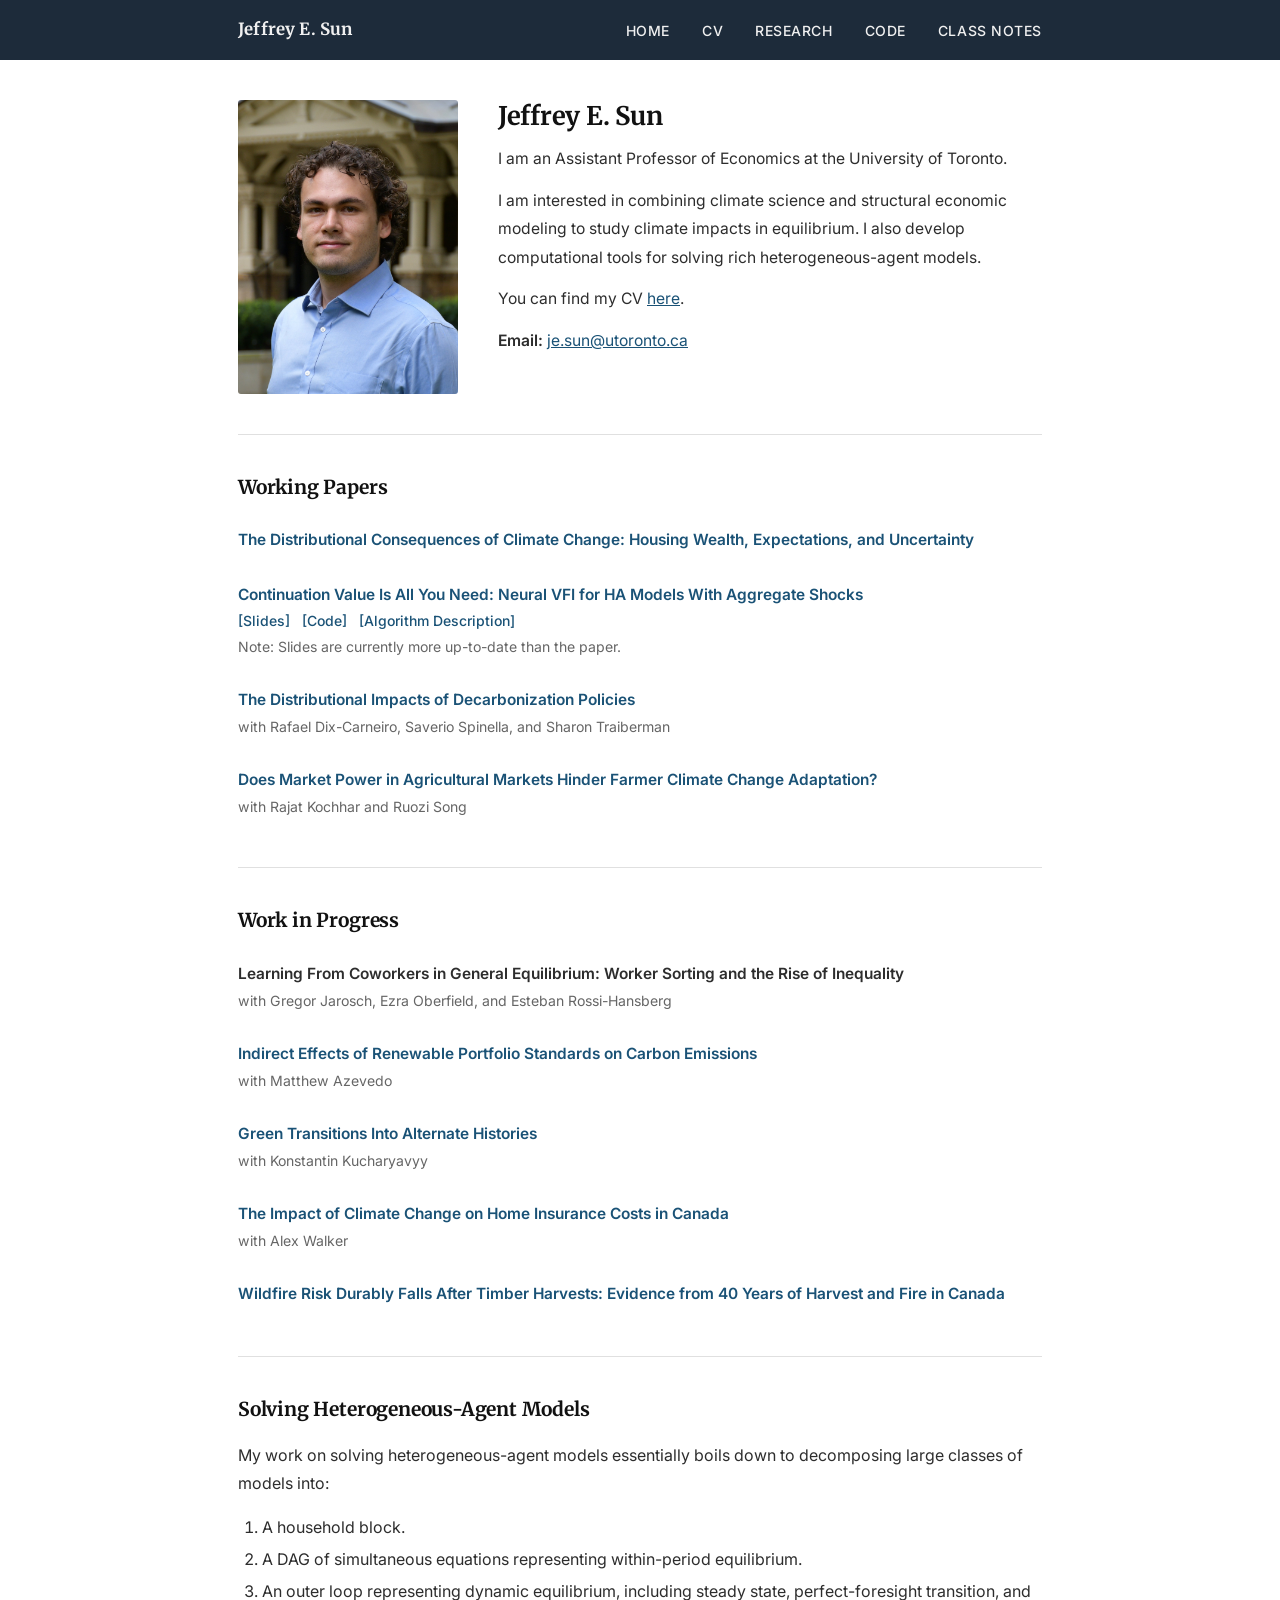
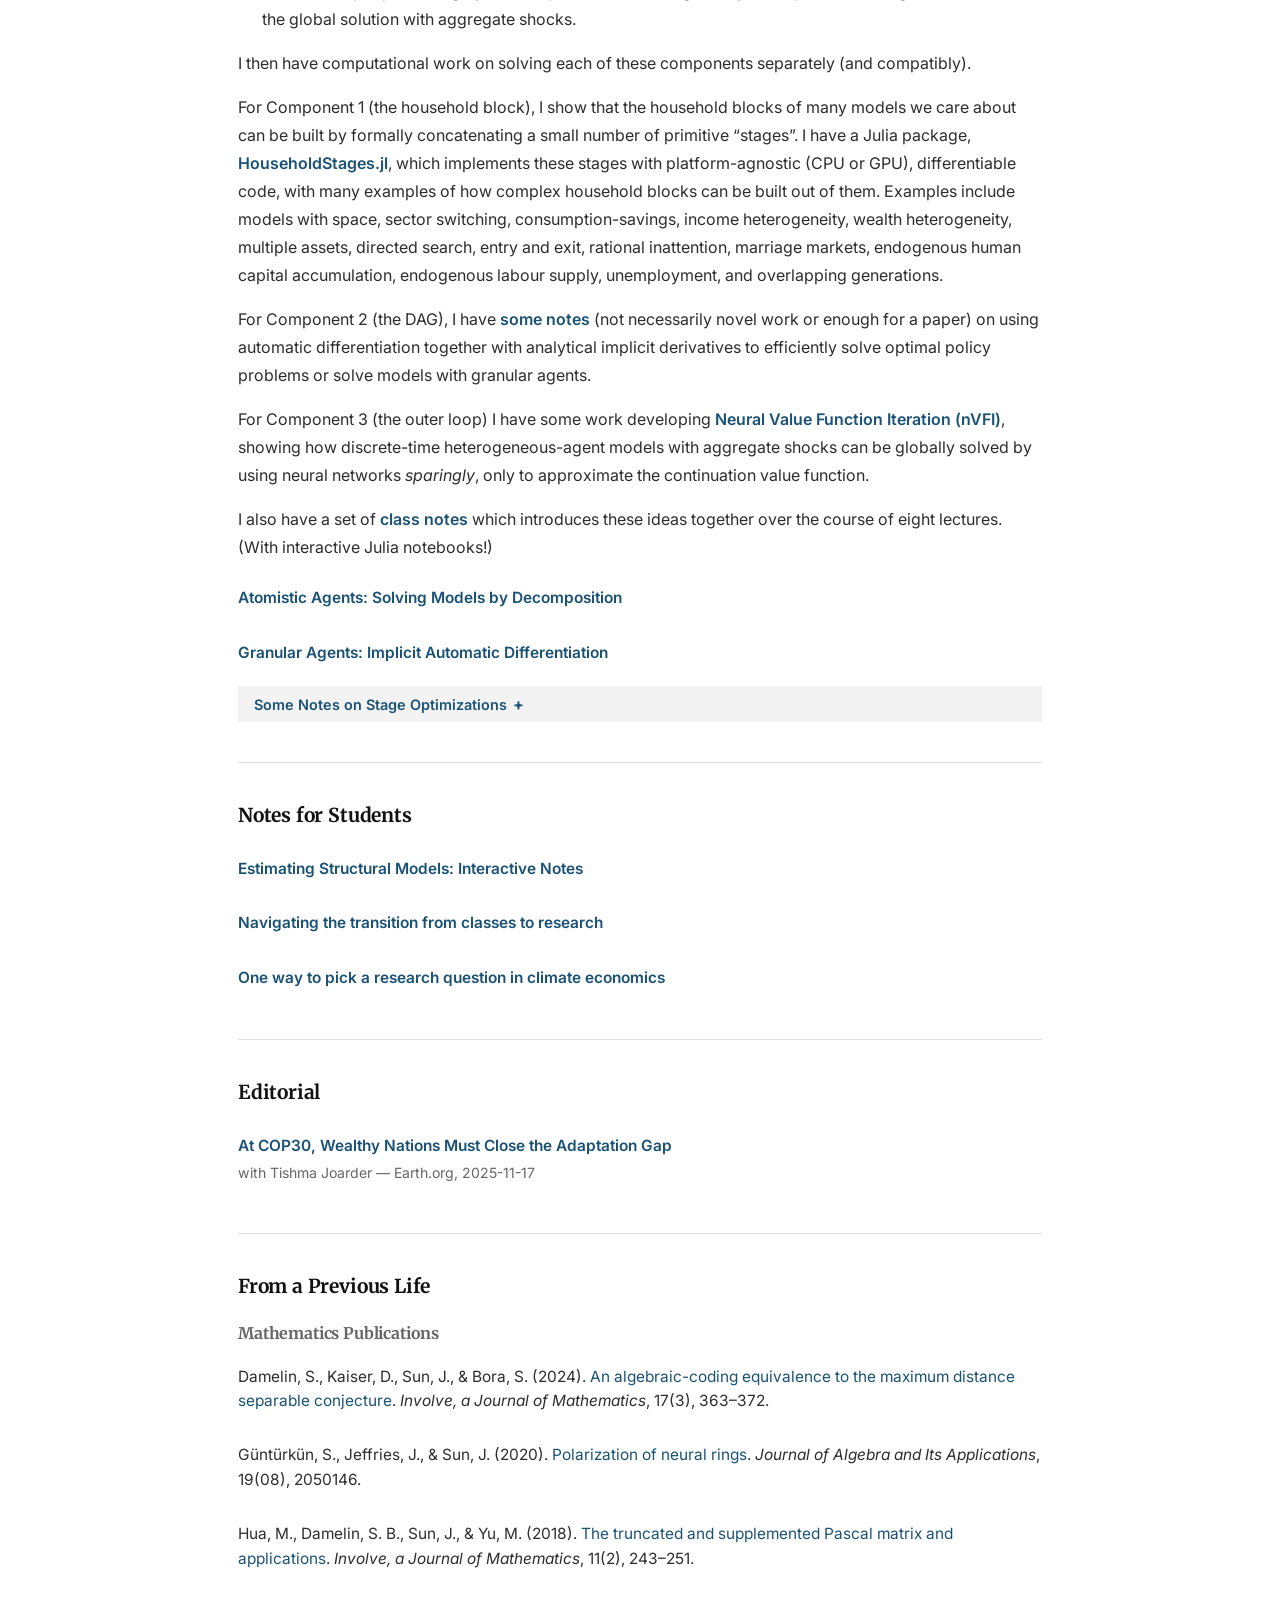
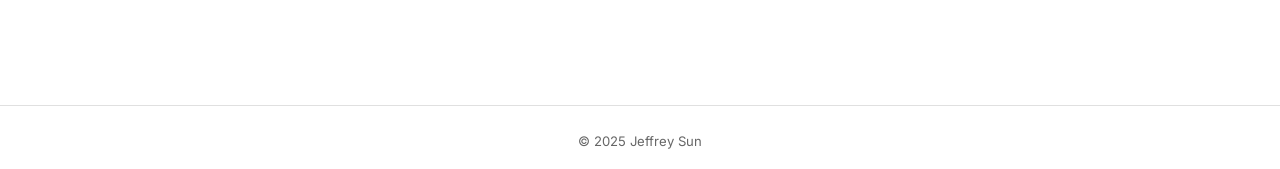
<file: index.html>
<!DOCTYPE html>
<html lang="en">
<head>
  <meta charset="utf-8">
  <meta name="viewport" content="width=device-width, initial-scale=1">
  <title>Jeffrey E. Sun</title>
  <link rel="icon" type="image/x-icon" href="./images/favicon.ico">
  <link rel="preconnect" href="https://fonts.googleapis.com">
  <link rel="preconnect" href="https://fonts.gstatic.com" crossorigin>
  <link href="https://fonts.googleapis.com/css2?family=Inter:wght@400;500;600&family=Merriweather:wght@700&display=swap" rel="stylesheet">
  <link rel="stylesheet" href="styles.css">
</head>
<body>

<header class="site-header">
  <div class="nav-inner">
    <div class="nav-brand">
      <a href="https://www.jeffreyesun.com">Jeffrey E. Sun</a>
    </div>
    <input type="checkbox" id="menu-toggle" class="menu-toggle-input">
    <nav>
      <ul class="nav-links">
        <li><a href="#home" onclick="closeMenu()">Home</a></li>
        <li><a href="https://www.jeffreyesun.com/CV.pdf" onclick="closeMenu()">CV</a></li>
        <li><a href="#research" onclick="closeMenu()">Research</a></li>
        <li><a href="https://github.com/jeffreyesun" onclick="closeMenu()">Code</a></li>
        <li><a href="https://www.jeffreyesun.com/interactive slides.html" onclick="closeMenu()">Class Notes</a></li>
      </ul>
    </nav>
    <label for="menu-toggle" class="menu-toggle-label" aria-label="Toggle navigation">
      <span></span>
    </label>
  </div>
</header>

<main>
  <div class="container">

    <!-- About -->
    <section id="home" class="about-section">
      <img class="about-photo" src="./images/Jeffrey_Sun-6032.jpg" alt="Portrait of Jeffrey E. Sun">
      <div class="about-bio">
        <h1 class="about-name">Jeffrey E. Sun</h1>
        <div class="about-body">
          <p>I am an Assistant Professor of Economics at the University of Toronto.</p>
          <p>I am interested in combining climate science and structural economic modeling to study climate impacts in equilibrium. I also develop computational tools for solving rich heterogeneous-agent models.</p>
          <p>You can find my CV <a href="https://www.jeffreyesun.com/CV.pdf">here</a>.</p>
          <p><strong>Email:</strong> <a href="mailto:je.sun@utoronto.ca">je.sun@utoronto.ca</a></p>
        </div>
      </div>
    </section>

    <hr>
    <!-- Working Papers -->
    <section id="research">
      <h2 class="section-heading">Working Papers</h2>
      <ul class="paper-list">
        <li>
          <a href="https://www.jeffreyesun.com/jmp.pdf"><strong>The Distributional Consequences of Climate Change: Housing Wealth, Expectations, and Uncertainty</strong></a>
        </li>
        <li>
          <a href="https://www.jeffreyesun.com/CV_is_all_you_need.pdf"><strong>Continuation Value Is All You Need: Neural VFI for HA Models With Aggregate Shocks</strong></a>
          <div class="paper-links">
            <a href="https://www.jeffreyesun.com/CV_is_all_you_need_slides.pdf">[Slides]</a>
            <a href="https://github.com/jeffreyesun/CV-is-all-you-need-code">[Code]</a>
            <a href="https://www.jeffreyesun.com/Neural_VFI_reference_description.pdf">[Algorithm Description]</a>
          </div>
          <div class="paper-meta">Note: Slides are currently more up-to-date than the paper.</div>
        </li>
        <li>
          <a href="https://www.jeffreyesun.com/Decarbonization.pdf"><strong>The Distributional Impacts of Decarbonization Policies</strong></a>
          <div class="paper-meta">with Rafael Dix-Carneiro, Saverio Spinella, and Sharon Traiberman</div>
        </li>
        <li>
          <a href="https://static1.squarespace.com/static/6334ef03eb02b95245b3c328/t/67fe981f449738202f8f4965/1744738350049/Climate_Shock_Mitigation_and_Market_Competition.pdf"><strong>Does Market Power in Agricultural Markets Hinder Farmer Climate Change Adaptation?</strong></a>
          <div class="paper-meta">with Rajat Kochhar and Ruozi Song</div>
        </li>
      </ul>
    </section>

    <hr>

    <!-- Work in Progress -->
    <section>
      <h2 class="section-heading">Work in Progress</h2>
      <ul class="paper-list">
        <li>
          <strong>Learning From Coworkers in General Equilibrium: Worker Sorting and the Rise of Inequality</strong>
          <div class="paper-meta">with Gregor Jarosch, Ezra Oberfield, and Esteban Rossi-Hansberg</div>
        </li>
        <li>
          <a href="https://www.jeffreyesun.com/RPS.pdf"><strong>Indirect Effects of Renewable Portfolio Standards on Carbon Emissions</strong></a>
          <div class="paper-meta">with Matthew Azevedo</div>
        </li>
        <li>
          <a href="https://www.jeffreyesun.com/green_transitions.pdf"><strong>Green Transitions Into Alternate Histories</strong></a>
          <div class="paper-meta">with Konstantin Kucharyavyy</div>
        </li>
        <li>
          <a href="https://www.jeffreyesun.com/climate_change_home_insurance_canada.pdf"><strong>The Impact of Climate Change on Home Insurance Costs in Canada</strong></a>
          <div class="paper-meta">with Alex Walker</div>
        </li>
	<li>
	  <a href="https://www.jeffreyesun.com/forest-fire.pdf"><strong>Wildfire Risk Durably Falls After Timber Harvests: Evidence from 40 Years of Harvest and Fire in Canada</strong></a>
	</li>
      </ul>
    </section>

    <hr>

    <!-- Computational Notes -->
    <section>
      <h2 class="section-heading">Solving Heterogeneous-Agent Models</h2>
      <p>My work on solving heterogeneous-agent models essentially boils down to decomposing large classes of models into:</p>
      <ol>
        <li>A household block.</li>
        <li>A DAG of simultaneous equations representing within-period equilibrium.</li>
        <li>An outer loop representing dynamic equilibrium, including steady state, perfect-foresight transition, and the global solution with aggregate shocks.</li>
      </ol>
      <p>I then have computational work on solving each of these components separately (and compatibly).</p>
      <p>For Component 1 (the household block), I show that the household blocks of many models we care about can be built by formally concatenating a small number of primitive &ldquo;stages&rdquo;. I have a Julia package, <a href="https://github.com/jeffreyesun/HouseholdStages.jl"><strong>HouseholdStages.jl</strong></a>, which implements these stages with platform-agnostic (CPU or GPU), differentiable code, with many examples of how complex household blocks can be built out of them. Examples include models with space, sector switching, consumption-savings, income heterogeneity, wealth heterogeneity, multiple assets, directed search, entry and exit, rational inattention, marriage markets, endogenous human capital accumulation, endogenous labour supply, unemployment, and overlapping generations.</p>
      <p>For Component 2 (the DAG), I have <a href="https://www.jeffreyesun.com/auto_implicit_diff.pdf"><strong>some notes</strong></a> (not necessarily novel work or enough for a paper) on using automatic differentiation together with analytical implicit derivatives to efficiently solve optimal policy problems or solve models with granular agents.</p>
      <p>For Component 3 (the outer loop) I have some work developing <a href="https://www.jeffreyesun.com/Neural_VFI_reference_description.pdf"><strong>Neural Value Function Iteration (nVFI)</strong></a>, showing how discrete-time heterogeneous-agent models with aggregate shocks can be globally solved by using neural networks <i>sparingly</i>, only to approximate the continuation value function.</p>
      <p>I also have a set of <a href="https://github.com/jeffreyesun/ZJU-Computational-Macro-2026"><strong>class notes</strong></a> which introduces these ideas together over the course of eight lectures. (With interactive Julia notebooks!)</p>

      <ul class="paper-list">
        <li>
          <a href="https://www.jeffreyesun.com/solving_models_by_decomposition.pdf"><strong>Atomistic Agents: Solving Models by Decomposition</strong></a>
        </li>
        <li>
          <a href="https://www.jeffreyesun.com/auto_implicit_diff.pdf"><strong>Granular Agents: Implicit Automatic Differentiation</strong></a>
        </li>
      </ul>

      <div class="collapsible">
        <button class="collapsible-toggle" id="jmp-toggle">Some Notes on Stage Optimizations</button>
      <div class="collapsible-body" id="jmp-notes">
        <div class="collapsible-body-inner">
          <p>One of the reasons it can be useful to decompose household blocks into stages, as I advocate, is that individual stages can be optimized by computational researchers, then used off the shelf by practitioners. This dropdown contains some examples of such optimizations, which are part of what makes <a href="https://github.com/jeffreyesun/HouseholdStages.jl"><strong>HouseholdStages.jl</strong></a> so fast.</p>
          <ul>
            <li><a href="https://github.com/jeffreyesun/HouseholdStages.jl/blob/main/src/helper/interpolations.jl">All-at-once interpolating functions and distributions on endogenous gridpoints</a></li>
          </ul>
          <p>Speedup factor: log n (n = #(gridpoints), relative to individual lookups)</p>
          <p>When solving value functions using backwards induction or simulating distributions forward, if the gridpoints are defined in terms of endogenous quantities (e.g. wealth), you often have to reinterpolate the function or distribution back onto the grid. Existing interpolation libraries look up each gridpoint independently. With n gridpoints, each query is O(log n) and the whole reinterpolation is O(n log n). But if the grid is monotonic, you only need to iterate over each grid once, which you can do in O(n) time.</p>
          <p>Reinterpolating is slightly different for functions and distributions, since distribution approximations depend on the density of gridpoints.</p>
          <ul>
            <li><a href="https://github.com/jeffreyesun/HouseholdStages.jl/blob/main/src/stages/primitive/logit_choice.jl">Computing choice probabilities for heterogeneous agents with a single matrix multiplication</a></li>
          </ul>
          <p>Speedup factor: up to n<sup>0.62</sup> or so, with big improvement on constant (if n = #(locations), relative to naive approach)</p>
          <p>With n locations and m possible within-location agent states, if agents receive Gumbel-distributed location preferences, then to solve for the value function and choice probabilities, you have to solve for n*n*m possible agent-choice pairs. Luckily, this can be constructed as a single matrix multiplication, which can even be done non-allocatingly if set up properly. Highly-optimized linear algebra libraries can then be used.</p>
          <ul>
            <li><a href="https://github.com/jeffreyesun/HouseholdStages.jl/blob/main/src/stages/primitive/continuous_argmax.jl">All-at-once solving monotone decision function for heterogenous agents</a></li>
          </ul>
          <p>Speedup factor: n (n = #(gridpoints), relative to naive individual lookups. Speedup factor log n over optimized individual lookups)</p>
          <p>In many models, agents must make consumption savings decisions. Assuming a discretized wealth grid, the most flexible solution is to maximize over all possible continuation values for each agent, but this requires O(n<sup>2</sup>) total computations. If both continuation value and optimal saving are increasing in wealth, each agent needs only consider possible choices that lie between the choices of adjacent agents. By using binary search for individual lookups and a form of modified binary search to constrain the search space for individual agents, we can compute the optimal decisions of n agents who differ only by wealth using only 2n computations.</p>
        </div>
      </div>
      </div>
    </section>

    <hr>

    <!-- Notes for Students -->
    <section>
      <h2 class="section-heading">Notes for Students</h2>
      <ul class="paper-list">
        <li>
          <a href="https://www.jeffreyesun.com/interactive slides.html"><strong>Estimating Structural Models: Interactive Notes</strong></a>
        </li>
        <li>
          <a href="https://www.jeffreyesun.com/research_transition_advice.pdf"><strong>Navigating the transition from classes to research</strong></a>
        </li>
        <li>
          <a href="https://www.jeffreyesun.com/choosing_a_question.pdf"><strong>One way to pick a research question in climate economics</strong></a>
        </li>
      </ul>
    </section>

    <hr>

    <!-- Editorial -->
    <section>
      <h2 class="section-heading">Editorial</h2>
      <ul class="paper-list">
        <li>
          <a href="https://earth.org/at-cop30-wealthy-nations-must-close-the-adaptation-gap-my-home-of-bangladesh-depends-on-it/"><strong>At COP30, Wealthy Nations Must Close the Adaptation Gap</strong></a>
          <div class="paper-meta">with Tishma Joarder &mdash; Earth.org, 2025-11-17</div>
        </li>
      </ul>
    </section>
    <hr>

    <!-- Previous Life -->
    <section>
      <h2 class="section-heading">From a Previous Life</h2>
      <h3 class="subsection-heading">Mathematics Publications</h3>
      <ul class="paper-list">
        <li>Damelin, S., Kaiser, D., Sun, J., &amp; Bora, S. (2024). <a href="https://doi.org/10.2140/involve.2024.17.363">An algebraic-coding equivalence to the maximum distance separable conjecture</a>. <em>Involve, a Journal of Mathematics</em>, 17(3), 363–372.</li>
        <li>G&uuml;nt&uuml;rk&uuml;n, S., Jeffries, J., &amp; Sun, J. (2020). <a href="https://doi.org/10.1142/S0219498820501467">Polarization of neural rings</a>. <em>Journal of Algebra and Its Applications</em>, 19(08), 2050146.</li>
        <li>Hua, M., Damelin, S. B., Sun, J., &amp; Yu, M. (2018). <a href="https://doi.org/10.2140/involve.2018.11.243">The truncated and supplemented Pascal matrix and applications</a>. <em>Involve, a Journal of Mathematics</em>, 11(2), 243–251.</li>
      </ul>
    </section>

  </div><!-- /.container -->
</main>

<footer class="site-footer">
  <div class="container">
    <p>&copy; 2025 Jeffrey Sun</p>
  </div>
</footer>

<script>
  function closeMenu() {
    document.getElementById('menu-toggle').checked = false;
  }

  // Collapsible
  const toggle = document.getElementById('jmp-toggle');
  const body   = document.getElementById('jmp-notes');
  toggle.addEventListener('click', function () {
    this.classList.toggle('active');
    if (body.style.maxHeight) {
      body.style.maxHeight = null;
    } else {
      body.style.maxHeight = body.scrollHeight + 'px';
    }
  });
</script>

</body>
</html>
</file>
<file: styles.css>
/* ================================================================
   Jeffrey E. Sun — Academic Website
   Ground-up stylesheet
   ================================================================ */

/* ----------------------------------------------------------------
   CSS Variables
   ---------------------------------------------------------------- */
:root {
  --bg:           #ffffff;
  --text:         #2d2d2d;
  --text-muted:   #666666;
  --heading:      #111111;
  --accent:       #1a5276;
  --accent-hover: #154360;
  --nav-bg:       #1d2b3a;
  --nav-text:     #f0f0f0;
  --nav-hover:    #a8c4d8;
  --divider:      #e0e0e0;
  --nav-height:   60px;
}

/* ----------------------------------------------------------------
   Reset & Base
   ---------------------------------------------------------------- */
*, *::before, *::after {
  box-sizing: border-box;
  margin: 0;
  padding: 0;
}

html {
  font-size: 16px;
  scroll-behavior: smooth;
}

body {
  background-color: var(--bg);
  color: var(--text);
  font-family: 'Inter', -apple-system, BlinkMacSystemFont, 'Segoe UI', Roboto, Oxygen, Ubuntu, sans-serif;
  font-size: 1rem;
  font-weight: 400;
  line-height: 1.75;
  -webkit-font-smoothing: antialiased;
}

img {
  max-width: 100%;
  display: block;
}

a {
  color: var(--accent);
  text-decoration: underline;
  text-decoration-color: transparent;
  transition: color 0.15s ease, text-decoration-color 0.15s ease;
}

a:hover, a:focus {
  color: var(--accent-hover);
  text-decoration-color: var(--accent-hover);
}

b, strong {
  font-weight: 600;
}

p {
  margin-bottom: 1rem;
}

hr {
  border: none;
  border-top: 1px solid var(--divider);
  margin: 2.5rem 0;
}

ul {
  list-style: none;
  padding: 0;
  margin: 0;
}

ol {
  padding-left: 1.5rem;
  margin: 0 0 1rem;
}

ol li {
  margin-bottom: 0.25rem;
}

h1, h2, h3, h4 {
  font-family: 'Merriweather', Georgia, 'Times New Roman', serif;
  font-weight: 700;
  color: var(--heading);
  line-height: 1.3;
  letter-spacing: -0.01em;
}

/* ----------------------------------------------------------------
   Layout Container
   ---------------------------------------------------------------- */
.container {
  max-width: 860px;
  margin: 0 auto;
  padding: 0 28px;
}

/* ----------------------------------------------------------------
   Navigation
   ---------------------------------------------------------------- */
.site-header {
  position: fixed;
  top: 0;
  left: 0;
  right: 0;
  height: var(--nav-height);
  background-color: var(--nav-bg);
  z-index: 100;
  display: flex;
  align-items: center;
}

.nav-inner {
  max-width: 860px;
  margin: 0 auto;
  padding: 0 28px;
  width: 100%;
  display: flex;
  align-items: center;
  justify-content: space-between;
}

.nav-brand a {
  font-family: 'Merriweather', Georgia, serif;
  font-size: 1.05rem;
  font-weight: 700;
  color: var(--nav-text);
  text-decoration: none;
  letter-spacing: 0.01em;
}

.nav-brand a:hover {
  color: var(--nav-hover);
  text-decoration: none;
}

/* Desktop nav links */
.nav-links {
  display: flex;
  align-items: center;
  gap: 2rem;
  list-style: none;
}

.nav-links a {
  font-size: 0.875rem;
  font-weight: 500;
  letter-spacing: 0.04em;
  text-transform: uppercase;
  color: var(--nav-text);
  text-decoration: none;
  transition: color 0.15s ease;
}

.nav-links a:hover {
  color: var(--nav-hover);
  text-decoration: none;
}

/* Mobile hamburger */
.menu-toggle-input {
  display: none;
}

.menu-toggle-label {
  display: none;
  flex-direction: column;
  justify-content: center;
  gap: 5px;
  cursor: pointer;
  padding: 6px;
}

.menu-toggle-label span,
.menu-toggle-label span::before,
.menu-toggle-label span::after {
  display: block;
  width: 22px;
  height: 2px;
  background: var(--nav-text);
  position: relative;
  transition: transform 0.3s ease;
}

.menu-toggle-label span::before,
.menu-toggle-label span::after {
  content: '';
  position: absolute;
}

.menu-toggle-label span::before { top: -7px; }
.menu-toggle-label span::after  { top:  7px; }

/* Mobile nav panel */
@media (max-width: 640px) {
  .menu-toggle-label {
    display: flex;
  }

  .nav-links {
    display: none;
    position: absolute;
    top: var(--nav-height);
    left: 0;
    right: 0;
    background-color: var(--nav-bg);
    flex-direction: column;
    align-items: flex-start;
    gap: 0;
    padding: 0.5rem 0 1rem;
    border-top: 1px solid rgba(255,255,255,0.1);
  }

  .nav-links li {
    width: 100%;
  }

  .nav-links a {
    display: block;
    padding: 0.75rem 28px;
    font-size: 0.9rem;
  }

  .menu-toggle-input:checked ~ nav .nav-links {
    display: flex;
  }
}

/* ----------------------------------------------------------------
   Main Content
   ---------------------------------------------------------------- */
main {
  padding-top: calc(var(--nav-height) + 2.5rem);
  padding-bottom: 4rem;
}

/* ----------------------------------------------------------------
   Hero / About Section
   ---------------------------------------------------------------- */
.about-section {
  display: grid;
  grid-template-columns: 220px 1fr;
  gap: 2.5rem;
  align-items: start;
  margin-bottom: 2.5rem;
}

.about-photo {
  width: 100%;
  border-radius: 3px;
}

.about-name {
  font-size: 1.6rem;
  margin-bottom: 0.75rem;
  margin-top: 0;
}

.about-body {
  font-size: 0.98rem;
  color: var(--text);
  line-height: 1.8;
}

.about-body p {
  margin-bottom: 0.85rem;
}

.about-body a {
  text-decoration-color: var(--accent);
}

@media (max-width: 640px) {
  .about-section {
    grid-template-columns: 1fr;
  }

  .about-photo {
    width: 160px;
    margin: 0 auto 1rem;
  }
}

/* ----------------------------------------------------------------
   Section Headings
   ---------------------------------------------------------------- */
.section-heading {
  font-family: 'Merriweather', Georgia, serif;
  font-size: 1.2rem;
  font-weight: 700;
  color: var(--heading);
  margin-top: 0;
  margin-bottom: 1.25rem;
}

.subsection-heading {
  font-family: 'Merriweather', Georgia, serif;
  font-size: 1rem;
  font-weight: 700;
  color: var(--text-muted);
  margin-top: 1.5rem;
  margin-bottom: 0.75rem;
}

/* ----------------------------------------------------------------
   Paper / Item Lists
   ---------------------------------------------------------------- */
.paper-list {
  list-style: none;
  padding: 0;
  margin: 0 0 0.5rem;
}

.paper-list li {
  padding: 0.55rem 0;
  margin-bottom: 0.75rem;
  font-size: 0.965rem;
  line-height: 1.6;
  color: var(--text);
}

.paper-list li a {
  text-decoration-color: transparent;
}

.paper-list li a:hover {
  text-decoration-color: var(--accent-hover);
}

.paper-meta {
  font-size: 0.88rem;
  color: var(--text-muted);
  margin-top: 0.2rem;
}

.paper-links {
  font-size: 0.875rem;
  margin-top: 0.2rem;
}

.paper-links a {
  margin-right: 0.5rem;
  color: var(--accent);
  font-weight: 500;
}

/* ----------------------------------------------------------------
   Collapsible
   ---------------------------------------------------------------- */
.collapsible {
  background: #f3f3f3;
}

.collapsible-toggle {
  display: flex;
  width: 100%;
  align-items: center;
  gap: 0.4rem;
  background: none;
  border: none;
  padding: 0.6rem 1rem;
  text-align: left;
  color: var(--accent);
  font-family: inherit;
  font-size: 0.9rem;
  font-weight: 600;
  cursor: pointer;
  margin-bottom: 0;
  transition: color 0.15s ease;
}

.collapsible-toggle:hover {
  color: var(--accent-hover);
}

.collapsible-toggle::after {
  content: '+';
  font-size: 1rem;
  font-weight: 700;
  line-height: 1;
}

.collapsible-toggle.active::after {
  content: '−';
}

.collapsible-body {
  max-height: 0;
  overflow: hidden;
  transition: max-height 0.25s ease-out;
}

.collapsible-body-inner {
  padding: 0.25rem 1.5rem 1.25rem;
  font-size: 0.92rem;
  line-height: 1.75;
}

.collapsible-body-inner p {
  margin-bottom: 0.85rem;
}

.collapsible-body-inner ul {
  list-style: disc;
  padding-left: 1.5rem;
  margin-bottom: 0.85rem;
}

.collapsible-body-inner ul li {
  margin-bottom: 0.3rem;
}

/* ----------------------------------------------------------------
   Footer
   ---------------------------------------------------------------- */
.site-footer {
  border-top: 1px solid var(--divider);
  margin-top: 3rem;
  padding-top: 1.5rem;
  text-align: center;
  font-size: 0.82rem;
  color: var(--text-muted);
}
</file>
